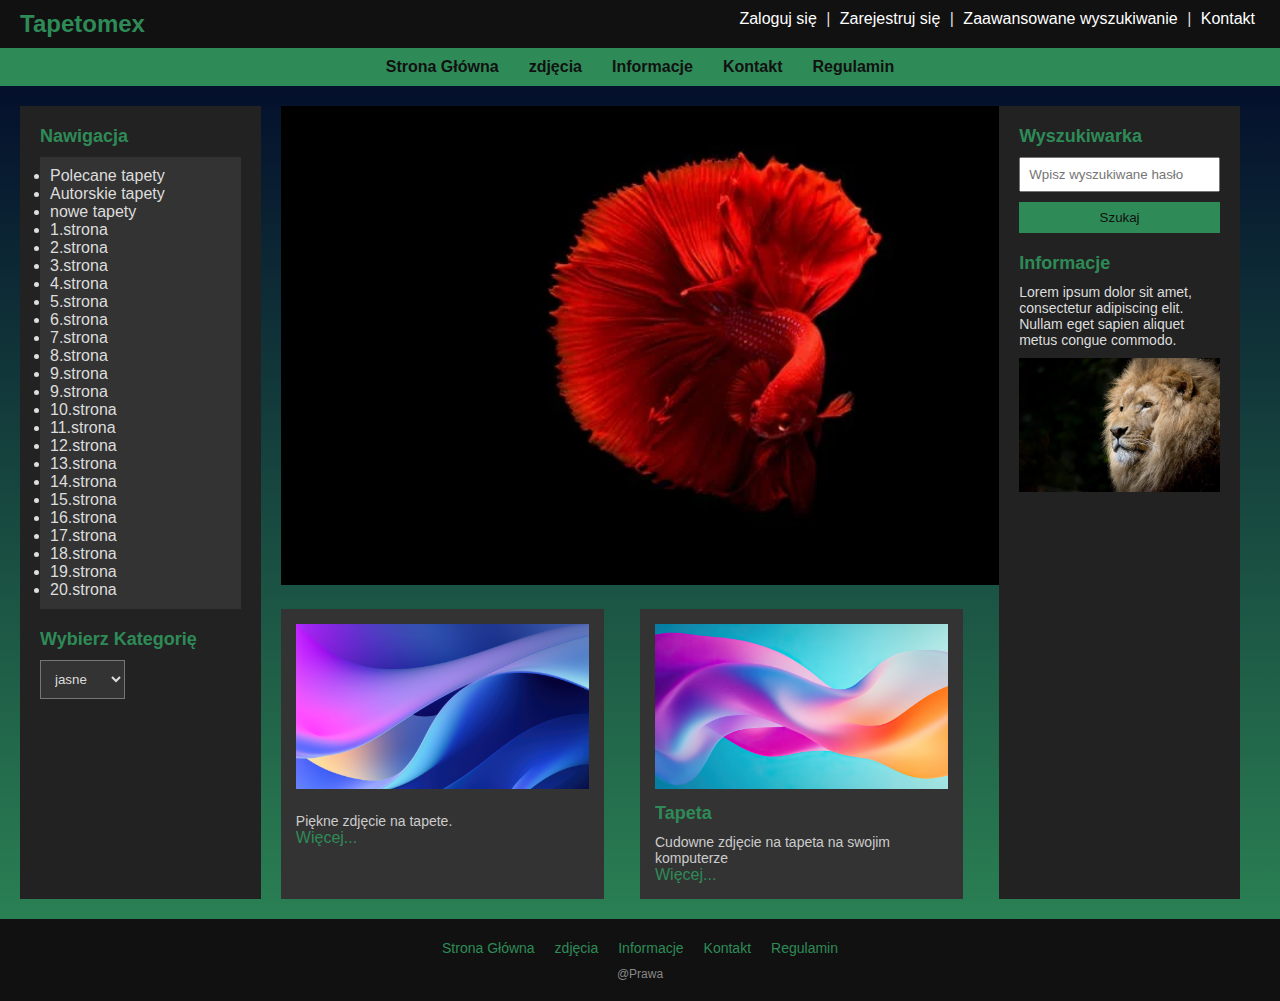
<file: index.html>
<!DOCTYPE html>
<html lang="pl">
<head>
    <meta charset="UTF-8">
    <meta name="viewport" content="width=device-width, initial-scale=1.0">
    <title>Tapetomex</title>
    <link rel="stylesheet" href="style.css">
</head>
<body>
    <header>
        <div class="header-logo">Tapetomex</div>
        <div class="header-links">
            <a href="logowanie,html.html">Zaloguj się</a> |
            <a href="regulamin.html">Zarejestruj się</a> |
            <a href="#">Zaawansowane wyszukiwanie</a> |
            <a href="kontakt.html">Kontakt</a>
        </div>
    </header>

    <nav>
        <ul>
            <li><a href="index.html">Strona Główna</a></li>
            <li><a href="galeria.html">zdjęcia</a></li>
            <li><a href="informacje.html">Informacje</a></li>
            <li><a href="kontakt.html">Kontakt</a></li>
            <li><a href="regulamin.html">Regulamin</a></li>
        </ul>
    </nav>   
<main>
        <aside class="sidebar">
            <section class="sidebar-section">
                <h2>Nawigacja</h2>
                <ul>
                    <li>Polecane tapety</li>
                    <li>Autorskie tapety</li>
                    <li>nowe tapety</li>
                    <li>1.strona</li>
                    <li>2.strona</li>
                    <li>3.strona</li>
                    <li>4.strona</li>
                    <li>5.strona</li>
                    <li>6.strona</li>
                    <li>7.strona</li>
                    <li>8.strona</li>
                    <li>9.strona</li>
                    <li>9.strona</li>
                    <li>10.strona</li>
                    <li>11.strona</li>
                    <li>12.strona</li>
                    <li>13.strona</li>
                    <li>14.strona</li>
                    <li>15.strona</li>
                    <li>16.strona</li>
                    <li>17.strona</li>
                    <li>18.strona</li>
                    <li>19.strona</li>
                    <li>20.strona</li>
                </ul>
            </section>
            
            <section class="sidebar-section">
                <h2>Wybierz Kategorię</h2>
                <select>
                    <option>jasne</option>
                    <option>ciemne</option>
                    <option>1k</option>
                    <option>2k</option>
                    <option>4k</option>

                </select>
            </section>
        </aside>

        <section class="content">
            <div class="main-image">
                <img src="9.webp" alt="Główne Zdjęcie">
            </div>
            <div class="sub-content">
                <div class="sub-item">
                    <img src="1.jpg" alt="Zdjęcie 1">
                    <h3></h3>
                    <p>Piękne zdjęcie na tapete.</p>
                    <a href="wiecej.html">Więcej...</a>
                </div>
                <div class="sub-item">
                    <img src="2.jpg" alt="Zdjęcie 2">
                    <h3>Tapeta</h3>
                    <p>Cudowne zdjęcie na tapeta na swojim komputerze</p>
                    <a href="index.html">Więcej...</a>
                </div>
            </div>
        </section>

        <aside class="sidebar">
            <section class="search-form">
                <h2>Wyszukiwarka</h2>
                <input type="text" placeholder="Wpisz wyszukiwane hasło">
                <button>Szukaj</button>
        
            </section>
            
            <section class="info-section">
                <h2>Informacje</h2>
                <p>Lorem ipsum dolor sit amet, consectetur adipiscing elit. Nullam eget sapien aliquet metus congue commodo.</p>
                <img src="4.jpg"></a>
                    </div>
                </div>
            </section>
            </section>
        </aside>
    </main>

    <footer>
        <ul>
            <li><a href="index.html">Strona Główna</a></li>
            <li><a href="galeria.html">zdjęcia</a></li>
            <li><a href="informacje.html">Informacje</a></li>
            <li><a href="kontakt.html">Kontakt</a></li>
            <li><a href="regulamin.html">Regulamin</a></li>
        </ul>
        <p>@Prawa</p>
    </footer>
</body>
</html>
</file>
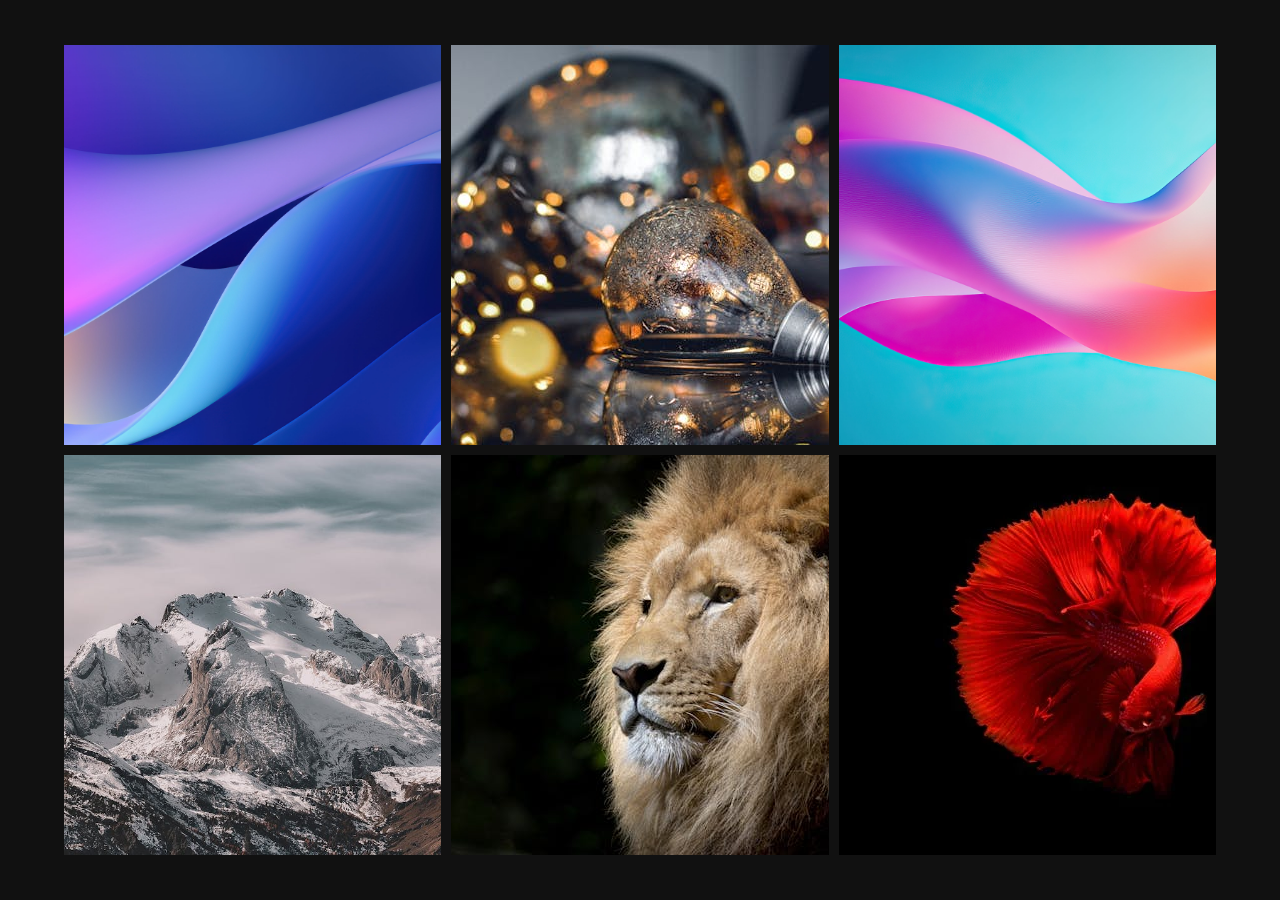
<file: galeria.html>
<!DOCTYPE html>
<html lang="pl">
<head>
    <meta charset="UTF-8">
    <meta name="viewport" content="width=device-width, initial-scale=1.0">
    <title>Galeria Zdjęć</title>
    <link rel="stylesheet" href="styles.css">
</head>
<body>
    <div class="gallery">
        <div class="gallery-item">
            <img src="1.jpg" alt="Zdjęcie 1">
        </div>
        <div class="gallery-item">
            <img src="5.jpg" alt="Zdjęcie 2">
        </div>
        <div class="gallery-item">
            <img src="2.jpg" alt="Zdjęcie 3">
        </div>
        <div class="gallery-item">
            <img src="3.jpg" alt="Zdjęcie 4">
        </div>
        <div class="gallery-item">
            <img src="4.jpg" alt="Zdjęcie 5">
        </div>
        <div class="gallery-item">
            <img src="9.webp" alt="Zdjęcie 6">
        </div>
    </div>
</body>
</html>
</file>
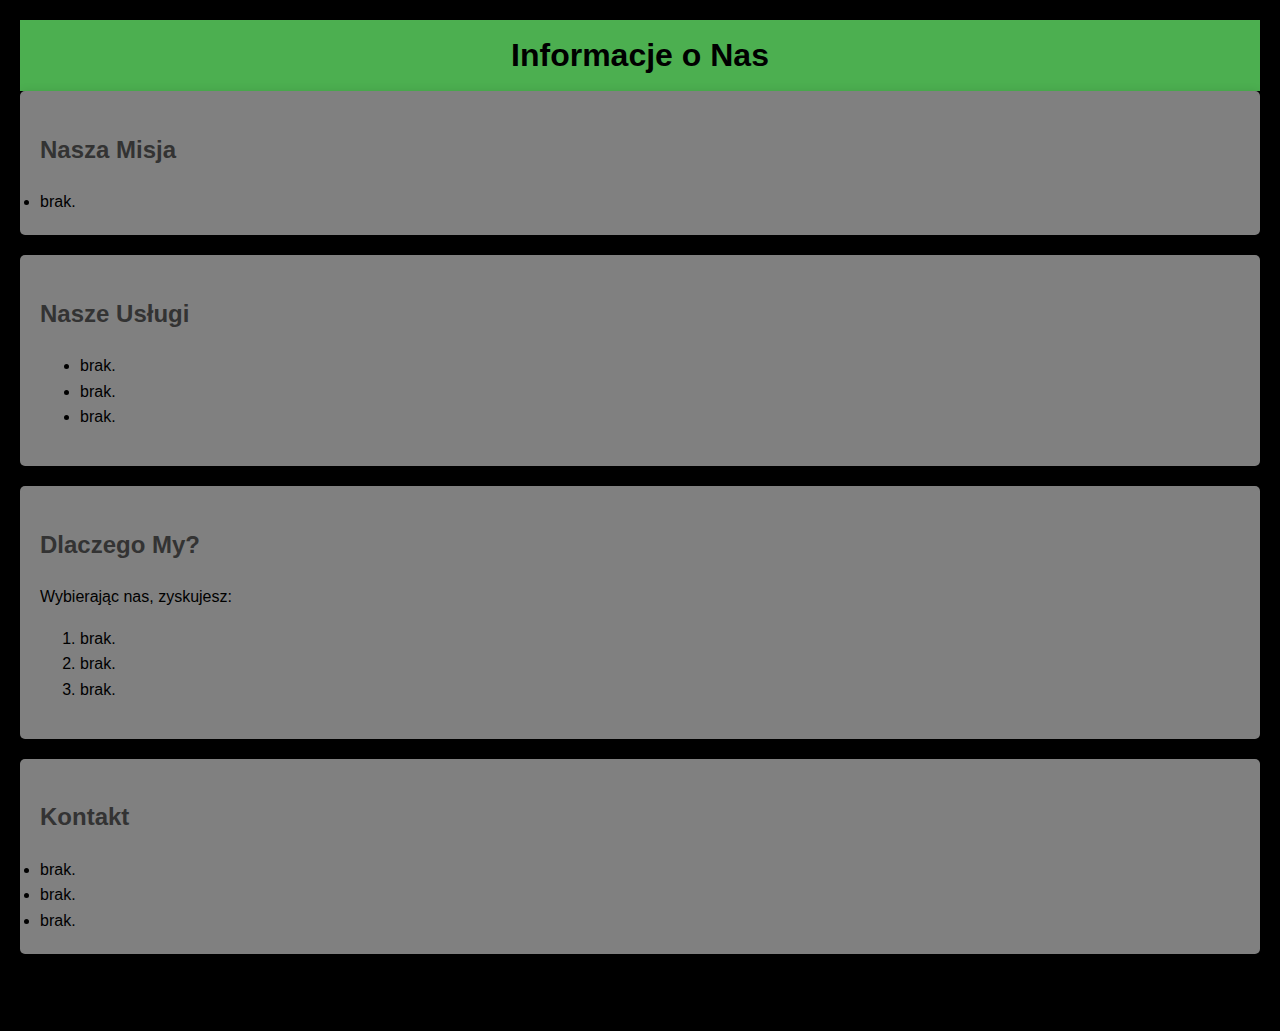
<file: informacje.html>
<!DOCTYPE html>
<html lang="pl">
<head>
    <meta charset="UTF-8">
    <meta name="viewport" content="width=device-width, initial-scale=1.0">
    <title>Informacje</title>
    <link rel="stylesheet" href="koza.css"> <!-- Odwołanie do pliku CSS -->
</head>
<body>
    <header>
        <h1>Informacje o Nas</h1>
    </header>

    <section>
        <h2>Nasza Misja</h2>
        <li>brak.</li>
    </section>

    <section>
        <h2>Nasze Usługi</h2>
        <ul>
            <li>brak.</li>
            <li>brak.</li>
            <li>brak.</li>
        </ul>
    </section>

    <section>
        <h2>Dlaczego My?</h2>
        <p>Wybierając nas, zyskujesz:</p>
        <ol>
            <li>brak.</li>
            <li>brak.</li>
            <li>brak.</li>
        </ol>
    </section>

    <section>
        <h2>Kontakt</h2>
        <li>brak.</li>
        <li>brak.</li>
        <li>brak.</li>
    </section>

    <footer>
        <p>@moje</p>
    </footer>
</body>
</html>
</file>
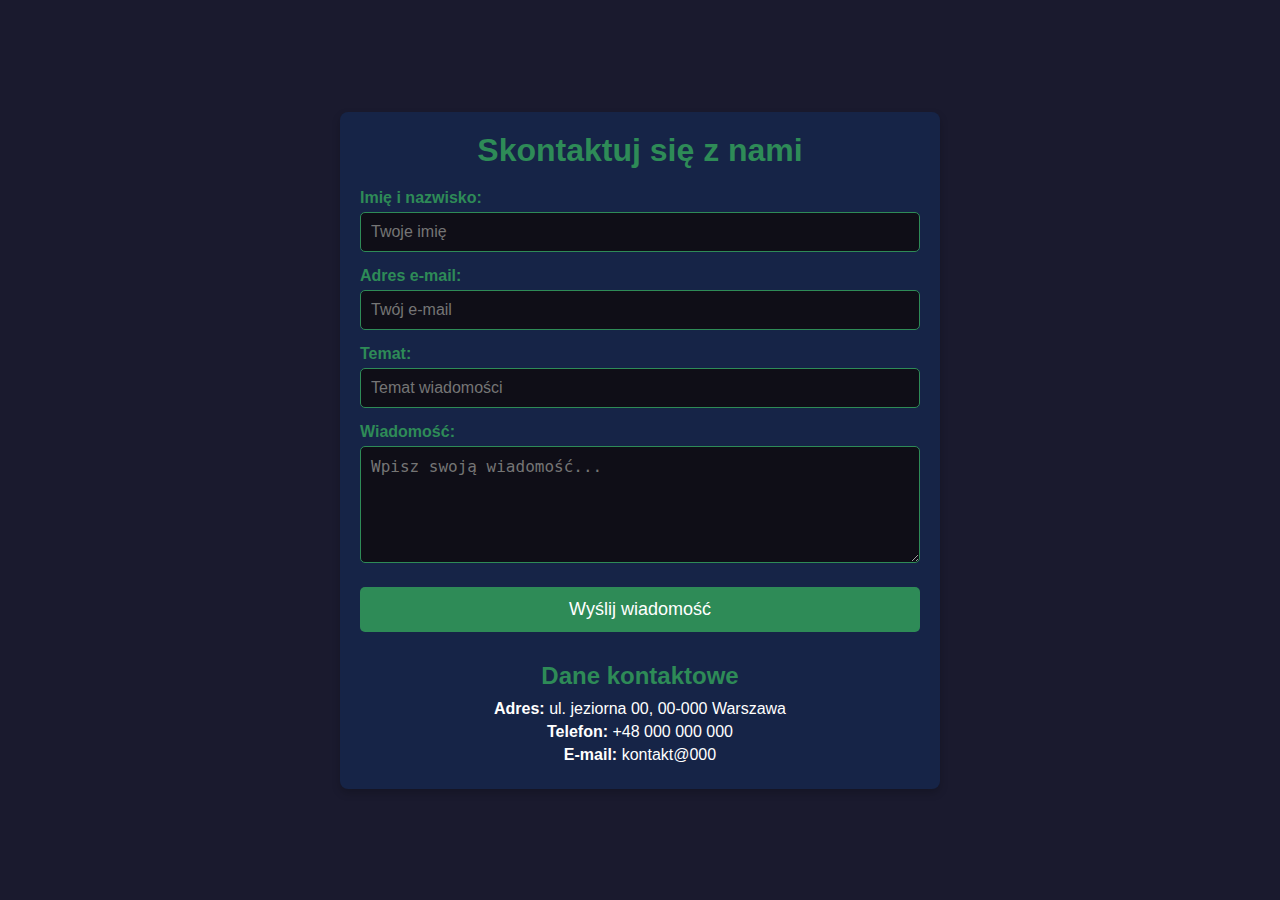
<file: kontakt.html>
<!DOCTYPE html>
<html lang="pl">
<head>
    <meta charset="UTF-8">
    <meta name="viewport" content="width=device-width, initial-scale=1.0">
    <title>Kontakt</title>
    <link rel="stylesheet" href="kontakt.css">
</head>
<body>
    <div class="contact-container">
        <h1>Skontaktuj się z nami</h1>
        
        <form class="contact-form">
            <label for="name">Imię i nazwisko:</label>
            <input type="text" id="name" name="name" placeholder="Twoje imię" required>

            <label for="email">Adres e-mail:</label>
            <input type="email" id="email" name="email" placeholder="Twój e-mail" required>

            <label for="subject">Temat:</label>
            <input type="text" id="subject" name="subject" placeholder="Temat wiadomości" required>

            <label for="message">Wiadomość:</label>
            <textarea id="message" name="message" rows="5" placeholder="Wpisz swoją wiadomość..." required></textarea>

            <button type="submit">Wyślij wiadomość</button>
        </form>

        <div class="contact-info">
            <h2>Dane kontaktowe</h2>
            <p><strong>Adres:</strong> ul. jeziorna 00, 00-000 Warszawa</p>
            <p><strong>Telefon:</strong> +48 000 000 000</p>
            <p><strong>E-mail:</strong> kontakt@000</p>
        </div>
    </div>
</body>
</html>
</file>
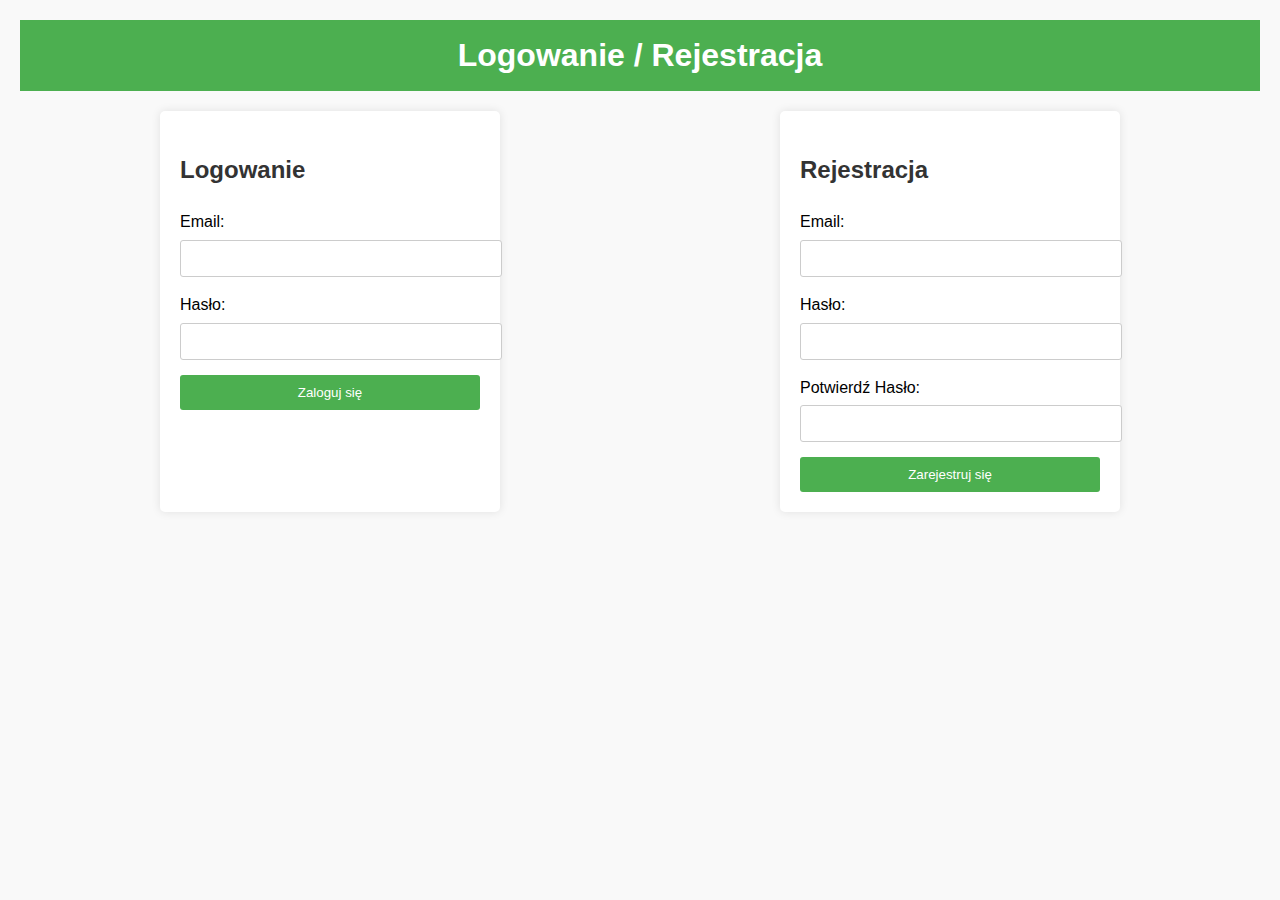
<file: logowanie,html.html>
<!DOCTYPE html>
<html lang="pl">
<head>
    <meta charset="UTF-8">
    <meta name="viewport" content="width=device-width, initial-scale=1.0">
    <title>Logowanie / Rejestracja</title>
    <link rel="stylesheet" href="stylec.css">
</head>
<body>
    <header>
        <h1>Logowanie / Rejestracja</h1>
    </header>

    <main>
        <section class="form-section">
            <h2>Logowanie</h2>
            <form action="#" method="POST">
                <div class="form-group">
                    <label for="login-email">Email:</label>
                    <input type="email" id="login-email" name="email" required>
                </div>
                <div class="form-group">
                    <label for="login-password">Hasło:</label>
                    <input type="password" id="login-password" name="password" required>
                </div>
                <button type="submit">Zaloguj się</button>
            </form>
        </section>

        <section class="form-section">
            <h2>Rejestracja</h2>
            <form action="#" method="POST">
                <div class="form-group">
                    <label for="register-email">Email:</label>
                    <input type="email" id="register-email" name="email" required>
                </div>
                <div class="form-group">
                    <label for="register-password">Hasło:</label>
                    <input type="password" id="register-password" name="password" required>
                </div>
                <div class="form-group">
                    <label for="confirm-password">Potwierdź Hasło:</label>
                    <input type="password" id="confirm-password" name="confirm-password" required>
                </div>
                <button type="submit">Zarejestruj się</button>
            </form>
        </section>
    </main>
</body>
</html>
</file>
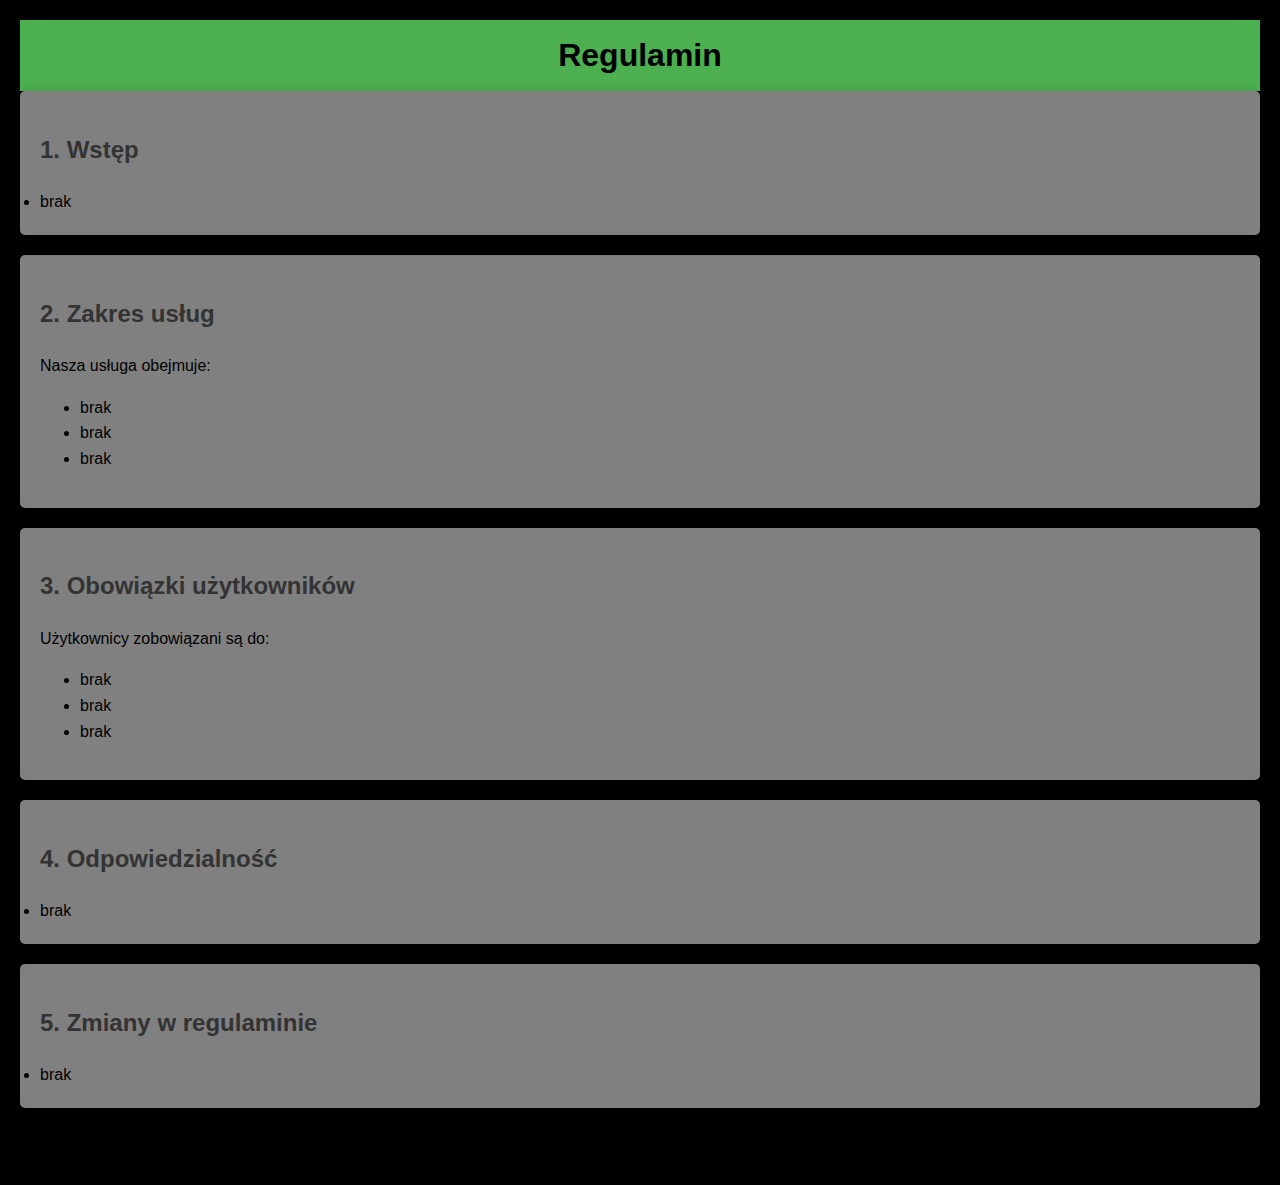
<file: regulamin.html>
<!DOCTYPE html>
<html lang="pl">
<head>
    <meta charset="UTF-8">
    <meta name="viewport" content="width=device-width, initial-scale=1.0">
    <title>Regulamin</title>
    <link rel="stylesheet" href="stylesss.css">
</head>
<body>
    <header>
        <h1>Regulamin</h1>
    </header>

    <section>
        <h2>1. Wstęp</h2>
        <li>brak</li>
    </section>

    <section>
        <h2>2. Zakres usług</h2>
        <p>Nasza usługa obejmuje:</p>
        <ul>
            <li>brak</li>
            <li>brak</li>
            <li>brak</li>
        </ul>
    </section>

    <section>
        <h2>3. Obowiązki użytkowników</h2>
        <p>Użytkownicy zobowiązani są do:</p>
        <ul>
            <li>brak</li>
            <li>brak</li>
            <li>brak</li>
        </ul>
    </section>

    <section>
        <h2>4. Odpowiedzialność</h2>
        <li>brak</li>
    </section>

    <section>
        <h2>5. Zmiany w regulaminie</h2>
        <li>brak</li>
    </section>

    <footer>
        <p>@Prawa moje.</p>
    </footer>
</body>
</html>
</file>
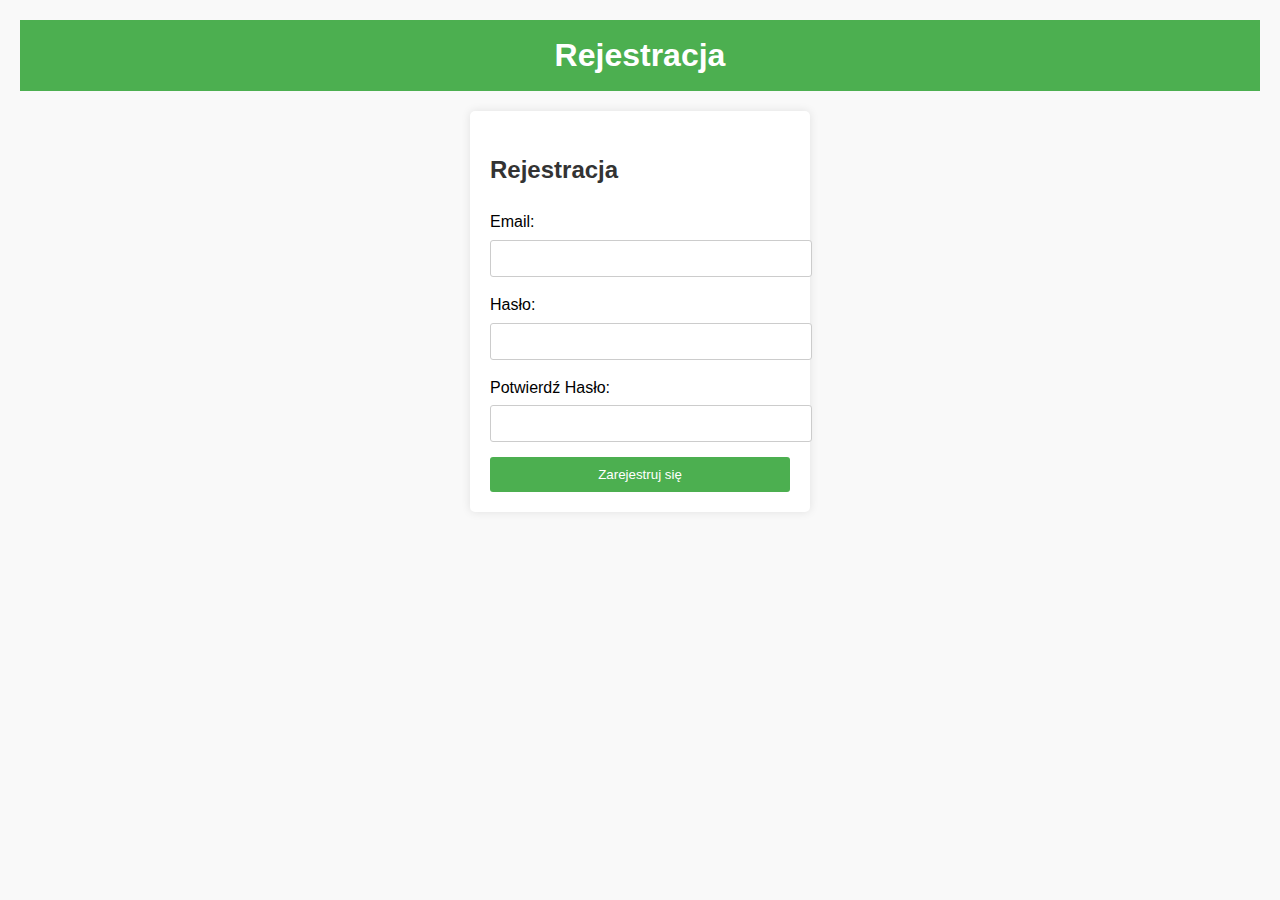
<file: rejstracja.html>
<!DOCTYPE html>
<html lang="pl">
<head>
    <meta charset="UTF-8">
    <meta name="viewport" content="width=device-width, initial-scale=1.0">
    <title>Rejestracja</title>
    <link rel="stylesheet" href="styl.css">
</head>
<body>
    <header>
        <h1> Rejestracja</h1>
    </header>

    <main>
        <section class="form-section">
            <h2>Rejestracja</h2>
            <form action="#" method="POST">
                <div class="form-group">
                    <label for="register-email">Email:</label>
                    <input type="email" id="register-email" name="email" required>
                </div>
                <div class="form-group">
                    <label for="register-password">Hasło:</label>
                    <input type="password" id="register-password" name="password" required>
                </div>
                <div class="form-group">
                    <label for="confirm-password">Potwierdź Hasło:</label>
                    <input type="password" id="confirm-password" name="confirm-password" required>
                </div>
                <button type="submit">Zarejestruj się</button>
            </form>
        </section>
    </main>
</body>
</html>
</file>
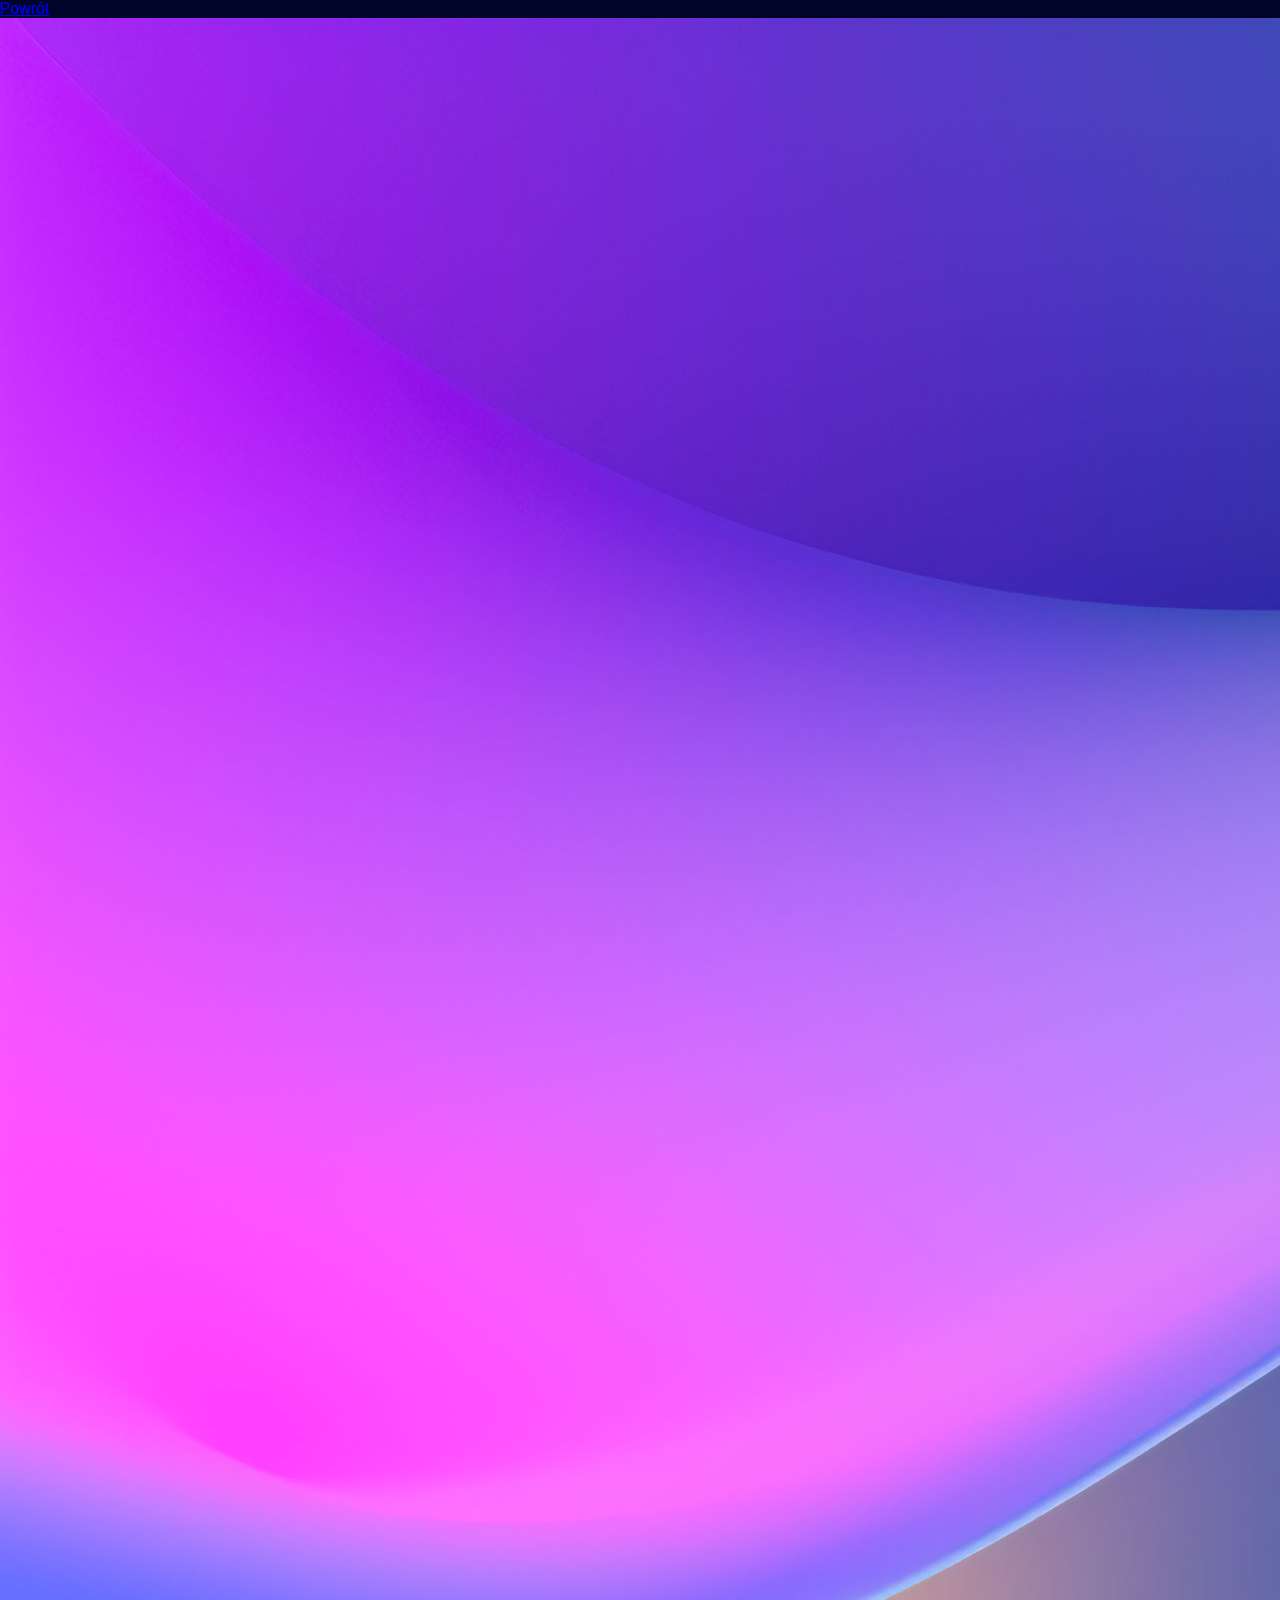
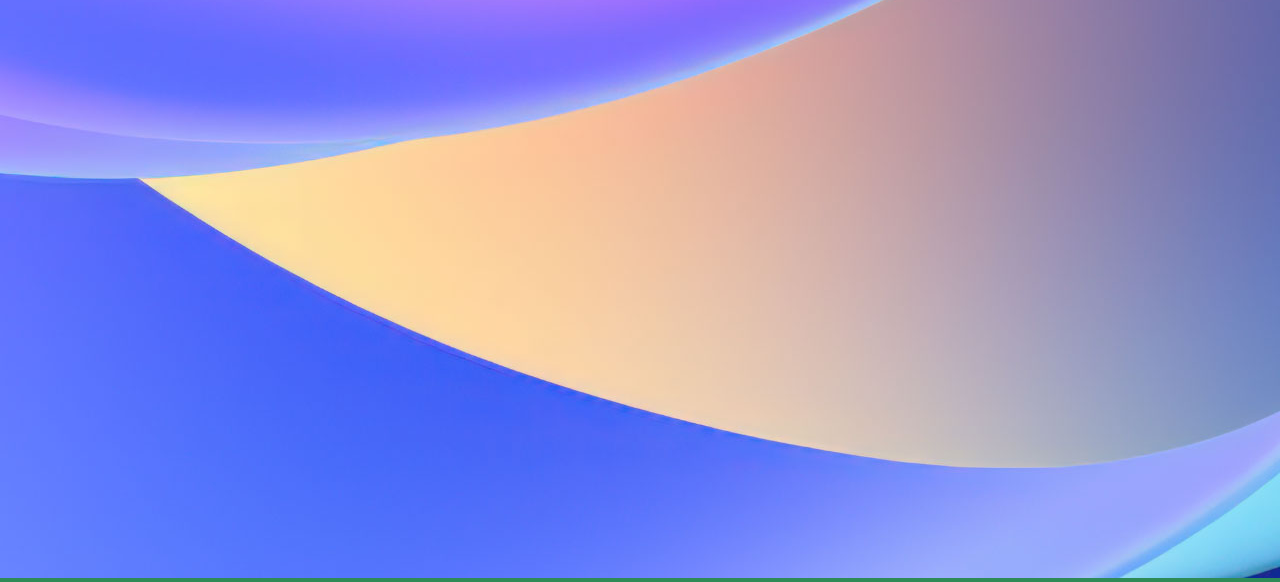
<file: wiecej.html>
<!DOCTYPE html>
<html lang="pl">
<head>
    <meta charset="UTF-8">
    <meta name="viewport" content="width=device-width, initial-scale=1.0">
    <title>Zdjęcie na Pełnym Ekranie</title>
    <link rel="stylesheet" href="style.css">
</head>
<body>
    <a href="index.html" class="back-button">Powrót</a>
    <div class="fullscreen-image">
        <img src="1.jpg" alt="Zdjęcie na pełnym ekranie">
    </div>
</body>
</html>
</file>
<file: style.css>
* {
    margin: 0;
    padding: 0;
    box-sizing: border-box;
}

body {
    font-family: Arial, sans-serif;
    background: linear-gradient(to bottom, #000428, #2E8B57);
    color: #ddd;
}

header {
    display: flex;
    justify-content: space-between;
    background-color: #111;
    padding: 10px 20px;
}

.header-logo {
    color: #2E8B57;
    font-size: 24px;
    font-weight: bold;
}

.header-links a {
    color: #fff;
    text-decoration: none;
    margin: 0 5px;
}

nav {
    background-color: #2E8B57;
    padding: 10px;
}

nav ul {
    display: flex;
    justify-content: center;
}

nav ul li {
    list-style: none;
    margin: 0 15px;
}

nav ul li a {
    color: #111;
    text-decoration: none;
    font-weight: bold;
}

main {
    display: flex;
    padding: 20px;
}

.sidebar {
    width: 20%;
    padding: 20px;
    background-color: #222;
    margin-right: 20px;
}

.sidebar-section {
    margin-bottom: 20px;
}

.sidebar-section h2 {
    color: #2E8B57;
    font-size: 18px;
    margin-bottom: 10px;
}

.sidebar-section ul, .sidebar-section select {
    background-color: #333;
    padding: 10px;
    color: #ddd;
}

.content {
    width: 60%;
}

.main-image {
    position: relative;
}

.main-image img {
    width: 100%;
    height: auto;
}

.overlay-text {
    position: absolute;
    bottom: 10px;
    left: 10px;
    color: #2E8B57;
    font-size: 24px;
    background: rgba(0, 0, 0, 0.5);
    padding: 5px 10px;
}

.sub-content {
    display: flex;
    margin-top: 20px;
}

.sub-item {
    width: 45%;
    margin-right: 5%;
    background-color: #333;
    padding: 15px;
}

.sub-item img {
    width: 100%;
    height: auto;
    margin-bottom: 10px;
}

.sub-item h3 {
    color: #2E8B57;
    font-size: 18px;
    margin-bottom: 10px;
}

.sub-item p {
    font-size: 14px;
    color: #ccc;
}

.sub-item a {
    color: #2E8B57;
    text-decoration: none;
}

.search-form, .info-section {
    margin-bottom: 20px;
}

.search-form h2, .info-section h2 {
    color: #2E8B57;
    font-size: 18px;
    margin-bottom: 10px;
}

.search-form input {
    width: 100%;
    padding: 8px;
    margin-bottom: 10px;
}

.search-form button {
    width: 100%;
    padding: 8px;
    background-color: #2E8B57;
    border: none;
    cursor: pointer;
    color: #111;
}

.info-section p {
    font-size: 14px;
    margin-bottom: 10px;
}

.info-section img {
    width: 100%;
    margin-bottom: 10px;
}

footer {
    background-color: #111;
    padding: 20px;
    text-align: center;
}

footer ul {
    display: flex;
    justify-content: center;
    margin-bottom: 10px;
}

footer ul li {
    list-style: none;
    margin: 0 10px;
}

footer ul li a {
    color: #2E8B57;
    text-decoration: none;
    font-size: 14px;
}

footer p {
    color: #888;
    font-size: 12px;
}
</file>
<file: styles.css>
* {
    margin: 0;
    padding: 0;
    box-sizing: border-box;
}

body, html {
    height: 100%;
    display: flex;
    justify-content: center;
    align-items: center;
    background-color: #111;
    font-family: Arial, sans-serif;
    color: #fff;
}

.gallery {
    display: grid;
    grid-template-columns: repeat(3, 1fr);
    grid-template-rows: repeat(2, 1fr);
    gap: 10px;
    width: 90vw;
    height: 90vh;
}

.gallery-item {
    position: relative;
    overflow: hidden;
}

.gallery-item img {
    width: 100%;
    height: 100%;
    object-fit: cover;
    transition: transform 0.3s ease;
}

.gallery-item img:hover {
    transform: scale(1.1);
}

.gallery-item p {
    position: absolute;
    bottom: 10px;
    left: 10px;
    background: rgba(0, 0, 0, 0.6);
    padding: 5px 10px;
    font-size: 16px;
    color: #2E8B57;
    border-radius: 5px;
}
</file>
<file: koza.css>
body {
    font-family: Arial, sans-serif;
    line-height: 1.6;
    margin: 0;
    padding: 20px;
    background-color: #000000;
}

header {
    background: #4CAF50;
    color: black;
    padding: 10px 0;
    text-align: center;
}

h1 {
    margin: 0;
}

h2 {
    color: #333;
}

section {
    margin-bottom: 20px;
    padding: 20px;
    background: gray;
    border-radius: 5px;
    box-shadow: 0 0 10px rgba(0, 0, 0, 0.1);
}

footer {
    text-align: center;
    margin-top: 20px;
    font-size: 0.9em;
}
</file>
<file: kontakt.css>
* {
    margin: 0;
    padding: 0;
    box-sizing: border-box;
}

body {
    font-family: Arial, sans-serif;
    background-color: #1a1a2e;
    color: #fff;
    display: flex;
    justify-content: center;
    align-items: center;
    min-height: 100vh;
    padding: 20px;
}

.contact-container {
    max-width: 600px;
    width: 100%;
    background-color: #162447;
    padding: 20px;
    border-radius: 8px;
    box-shadow: 0 4px 8px rgba(0, 0, 0, 0.2);
}

.contact-container h1 {
    text-align: center;
    color: #2E8B57;
    margin-bottom: 20px;
}

.contact-form label {
    display: block;
    margin: 15px 0 5px;
    font-weight: bold;
    color: #2E8B57;
}

.contact-form input,
.contact-form textarea {
    width: 100%;
    padding: 10px;
    border: 1px solid #2E8B57;
    border-radius: 5px;
    background-color: #0f0e17;
    color: #fff;
    font-size: 16px;
}

.contact-form button {
    width: 100%;
    padding: 12px;
    margin-top: 20px;
    background-color: #2E8B57;
    color: #fff;
    border: none;
    border-radius: 5px;
    font-size: 18px;
    cursor: pointer;
    transition: background-color 0.3s ease;
}

.contact-form button:hover {
    background-color: #219150;
}

.contact-info {
    margin-top: 30px;
    color: #fff;
    text-align: center;
}

.contact-info h2 {
    color: #2E8B57;
    margin-bottom: 10px;
}

.contact-info p {
    margin: 5px 0;
}
</file>
<file: stylec.css>
body {
    font-family: Arial, sans-serif;
    line-height: 1.6;
    margin: 0;
    padding: 20px;
    background-color: #f9f9f9;
}

header {
    background: #4CAF50;
    color: #fff;
    padding: 10px 0;
    text-align: center;
}

h1 {
    margin: 0;
}

h2 {
    color: #333;
}

main {
    display: flex;
    justify-content: space-around;
    margin-top: 20px;
}

.form-section {
    background: #fff;
    border-radius: 5px;
    box-shadow: 0 0 10px rgba(0, 0, 0, 0.1);
    padding: 20px;
    width: 300px;
}

.form-group {
    margin-bottom: 15px;
}

label {
    display: block;
    margin-bottom: 5px;
}

input[type="email"],
input[type="password"] {
    width: 100%;
    padding: 10px;
    border: 1px solid #ccc;
    border-radius: 3px;
}

button {
    background: #4CAF50;
    color: #fff;
    border: none;
    padding: 10px;
    border-radius: 3px;
    cursor: pointer;
    width: 100%;
}

button:hover {
    background: #45a049;
}
</file>
<file: stylesss.css>
body {
    font-family: Arial, sans-serif;
    line-height: 1.6;
    margin: 0;
    padding: 20px;
    background-color: #000000;
}

header {
    background: #4CAF50;
    color: black;
    padding: 10px 0;
    text-align: center;
}

h1 {
    margin: 0;
}

h2 {
    color: #333;
}

section {
    margin-bottom: 20px;
    padding: 20px;
    background: gray;
    border-radius: 5px;
    box-shadow: 0 0 10px rgba(0, 0, 0, 0.1);
}

footer {
    text-align: center;
    margin-top: 20px;
    font-size: 0.9em;
}
</file>
<file: styl.css>
body {
    font-family: Arial, sans-serif;
    line-height: 1.6;
    margin: 0;
    padding: 20px;
    background-color: #f9f9f9;
}

header {
    background: #4CAF50;
    color: #fff;
    padding: 10px 0;
    text-align: center;
}

h1 {
    margin: 0;
}

h2 {
    color: #333;
}

main {
    display: flex;
    justify-content: space-around;
    margin-top: 20px;
}

.form-section {
    background: #fff;
    border-radius: 5px;
    box-shadow: 0 0 10px rgba(0, 0, 0, 0.1);
    padding: 20px;
    width: 300px;
}

.form-group {
    margin-bottom: 15px;
}

label {
    display: block;
    margin-bottom: 5px;
}

input[type="email"],
input[type="password"] {
    width: 100%;
    padding: 10px;
    border: 1px solid #ccc;
    border-radius: 3px;
}

button {
    background: #4CAF50;
    color: #fff;
    border: none;
    padding: 10px;
    border-radius: 3px;
    cursor: pointer;
    width: 100%; 
}

button:hover {
    background: #45a049;
}

footer {
    text-align: center;
    margin-top: 20px;
    font-size: 0.9em;
}
</file>
